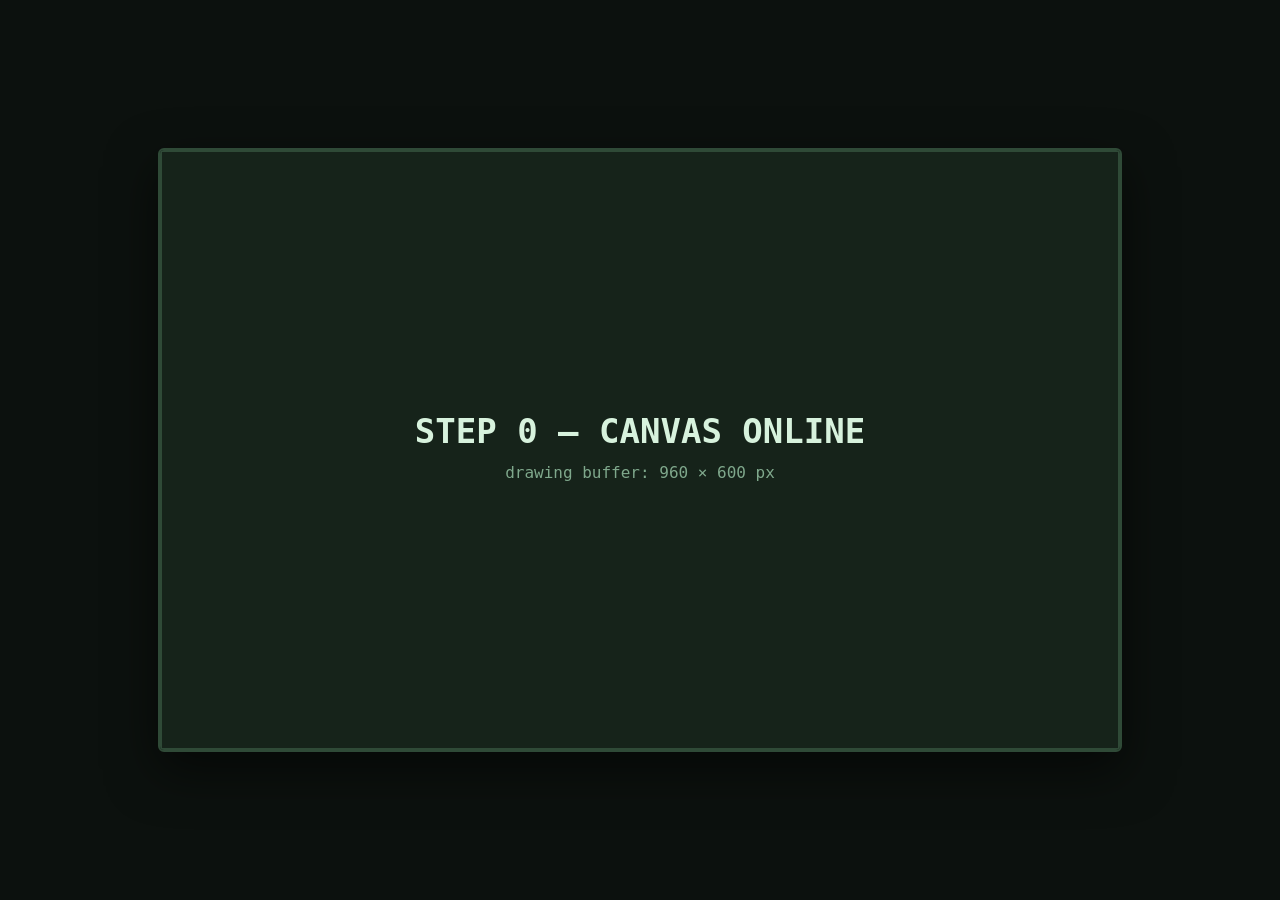
<file: index.html>
<!DOCTYPE html>
<html lang="en">
  <head>
    <meta charset="UTF-8" />
    <meta name="viewport" content="width=device-width, initial-scale=1.0" />
    <title>Tower Defence</title>
    <link rel="stylesheet" href="style.css" />
  </head>
  <body>
    <!-- Everything the player sees will eventually be painted inside this one
         element. The attributes below are the drawing buffer's real pixel size. -->
    <canvas id="game" width="960" height="600"></canvas>

    <script src="main.js" defer></script>
  </body>
</html>
</file>
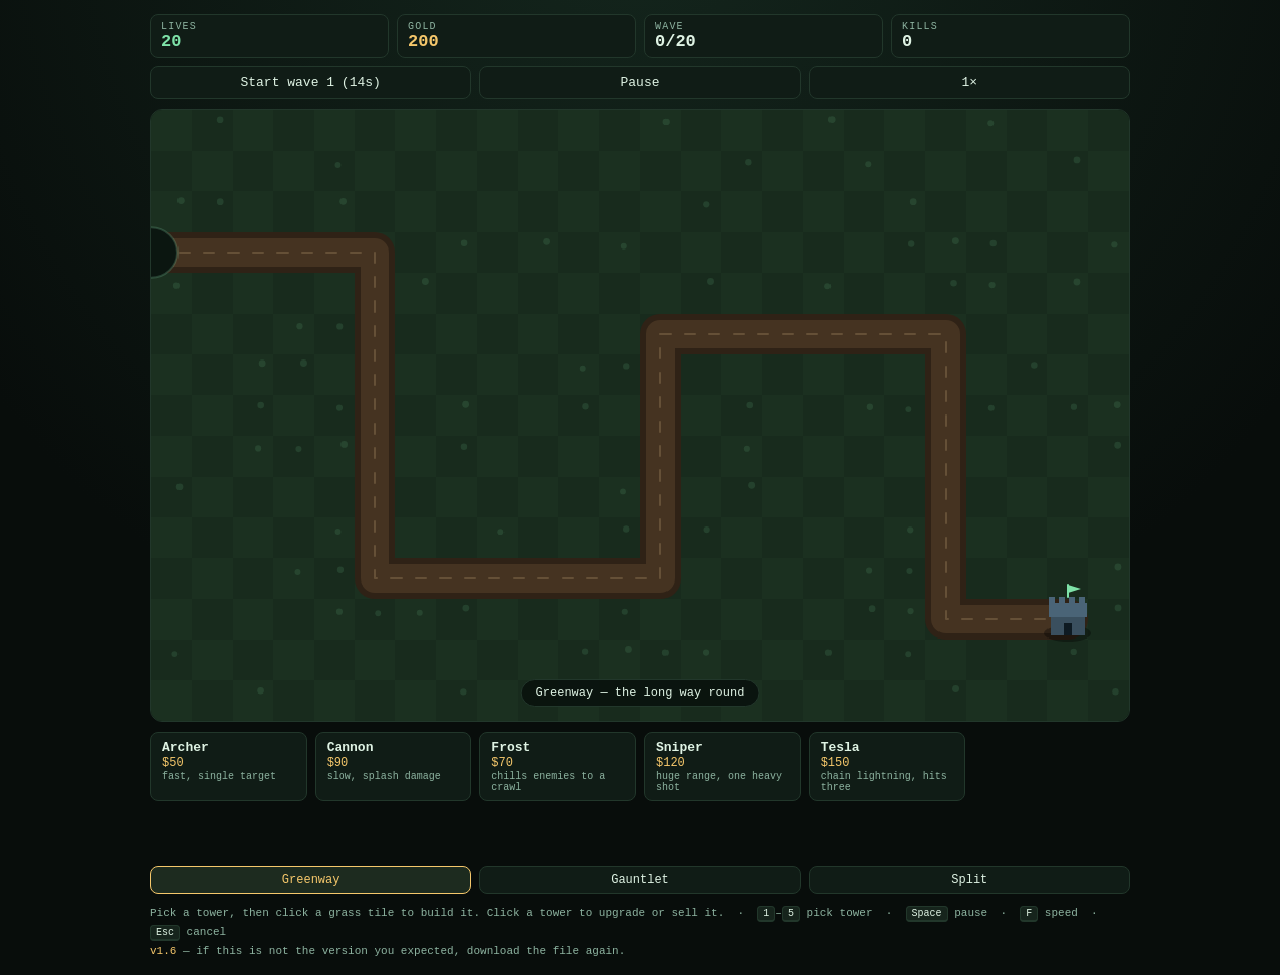
<file: tower-defense.html>
<!DOCTYPE html>
<html lang="en">
<head>
<meta charset="utf-8" />
<meta name="viewport" content="width=device-width, initial-scale=1, maximum-scale=1, user-scalable=no, viewport-fit=cover" />
<title>Tower Defense v1.6</title>
<style>
  :root {
    --bg: #080d0b;
    --panel: #101c16;
    --line: #22372b;
    --text: #dff3e4;
    --muted: #8db3a0;
    --gold: #f5c76b;
    --bad: #f06a6a;
  }
  * { box-sizing: border-box; }
  html { -webkit-text-size-adjust: 100%; background: #080d0b; }
  /* A normal scrolling document. No locked height, no fixed shell: that is
     what made taps shift the page around in other apps. There is also no
     min-height on purpose: a forced viewport height that the app's own
     toolbar does not count leaves dead space the browser can scroll into,
     which slides the top row of the game up under the header. */
  body {
    margin: 0;
    overflow-x: hidden;
    background: radial-gradient(circle at 50% -10%, #14261d 0%, #080d0b 65%);
    color: var(--text);
    font-family: ui-monospace, "SF Mono", Menlo, Consolas, monospace;
    display: flex;
    justify-content: center;
    padding: calc(14px + env(safe-area-inset-top, 0px)) 14px calc(14px + env(safe-area-inset-bottom, 0px));
    touch-action: manipulation;
    overscroll-behavior: none;
    -webkit-user-select: none;
    -webkit-touch-callout: none;
  }
  .wrap { width: 100%; max-width: 980px; display: flex; flex-direction: column; gap: 10px; }

  /* Grid bars with text-independent column widths: the HUD label changes
     every frame, and a flex row re-wrapped as the text grew, which changed
     the document height and made the page jump. */
  .bar { display: grid; gap: 8px; }
  .stats { display: grid; grid-template-columns: repeat(auto-fit, minmax(74px, 1fr)); gap: 8px; }
  .stat {
    background: var(--panel);
    border: 1px solid var(--line);
    border-radius: 8px;
    padding: 6px 10px;
    min-width: 0;
    overflow: hidden;
    white-space: nowrap;
  }
  .stat span { display: block; font-size: 10px; letter-spacing: .12em; color: var(--muted); text-transform: uppercase; }
  .stat b { font-size: 17px; font-weight: 600; }
  #stat-gold { color: var(--gold); }
  #stat-lives { color: #7ee2a8; }

  .controls { display: grid; grid-template-columns: repeat(auto-fit, minmax(132px, 1fr)); gap: 8px; }
  .controls button { white-space: nowrap; overflow: hidden; text-overflow: ellipsis; font-variant-numeric: tabular-nums; }

  button {
    font: inherit;
    font-size: 13px;
    color: var(--text);
    background: var(--panel);
    border: 1px solid var(--line);
    border-radius: 8px;
    padding: 8px 12px;
    cursor: pointer;
    transition: border-color .12s, background .12s, transform .06s;
  }
  button:hover:not(:disabled) { border-color: #35563f; background: #14251c; }
  button:active:not(:disabled) { transform: translateY(1px); }
  button:disabled { opacity: .45; cursor: default; }
  button:focus-visible { outline: 2px solid var(--gold); outline-offset: 2px; }

  .stage { position: relative; border-radius: 12px; overflow: hidden; border: 1px solid var(--line); background: #0a120e; }
  canvas { display: block; width: 100%; height: auto; image-rendering: pixelated; cursor: crosshair; }

  .card {
    display: flex;
    flex-direction: column;
    align-items: flex-start;
    gap: 1px;
    padding: 7px 11px;
    text-align: left;
    min-width: 118px;
  }
  .card b { font-size: 13px; font-weight: 600; }
  .card .cost { font-size: 12px; color: var(--gold); }
  .card small { font-size: 10px; color: var(--muted); }
  .card.active { border-color: var(--gold); background: #1d2b1f; box-shadow: 0 0 0 1px var(--gold) inset; }
  .card.poor .cost { color: var(--bad); }

  .cards { grid-template-columns: repeat(auto-fit, minmax(140px, 1fr)); }

  .maps { grid-template-columns: repeat(3, 1fr); }
  .maps button { font-size: 12px; padding: 6px 8px; }
  .maps button.active { border-color: var(--gold); color: var(--gold); background: #1d2b1f; }

  .selection {
    display: flex;
    gap: 8px;
    align-items: center;
    padding: 6px 8px;
    border: 1px dashed var(--line);
    border-radius: 8px;
    grid-column: 1 / -1;
  }
  .selection span { font-size: 12px; color: var(--muted); }

  .tips { font-size: 11px; color: var(--muted); line-height: 1.7; }
  .ver { color: var(--gold); white-space: nowrap; }
  .tips kbd {
    background: #16241c;
    border: 1px solid var(--line);
    border-bottom-width: 2px;
    border-radius: 4px;
    padding: 1px 5px;
    font-size: 10px;
    color: var(--text);
  }

  .overlay {
    position: absolute;
    inset: 0;
    background: rgba(6, 12, 9, .82);
    backdrop-filter: blur(3px);
    display: flex;
    align-items: center;
    justify-content: center;
    text-align: center;
  }
  .overlay .panel { padding: 26px 32px; max-width: 420px; }
  .overlay h2 { margin: 0 0 8px; font-size: 24px; letter-spacing: .04em; }
  .overlay p { margin: 0 0 18px; color: var(--muted); font-size: 13px; line-height: 1.6; }

  .toast {
    position: absolute;
    left: 50%;
    bottom: 14px;
    transform: translate(-50%, 10px);
    background: rgba(10, 20, 14, .95);
    border: 1px solid var(--line);
    border-radius: 999px;
    padding: 6px 14px;
    font-size: 12px;
    opacity: 0;
    pointer-events: none;
    transition: opacity .18s, transform .18s;
  }
  .toast.show { opacity: 1; transform: translate(-50%, 0); }

  .hidden { display: none !important; }

  /* The selection row keeps its space when nothing is selected, so tapping a
     tower cannot change the page height and move everything on screen. */
  .selection.hidden { display: flex !important; visibility: hidden; }
</style>
</head>
<body>
<div class="wrap">

  <div class="bar">
    <div class="stats">
      <div class="stat"><span>Lives</span><b id="stat-lives">20</b></div>
      <div class="stat"><span>Gold</span><b id="stat-gold">200</b></div>
      <div class="stat"><span>Wave</span><b id="stat-wave">0/15</b></div>
      <div class="stat"><span>Kills</span><b id="stat-kills">0</b></div>
    </div>
    <div class="controls">
      <button id="btn-wave">Start wave 1</button>
      <button id="btn-pause">Pause</button>
      <button id="btn-speed" title="Fast forward">1&times;</button>
    </div>
  </div>

  <div class="stage">
    <canvas id="game" width="960" height="600"></canvas>
    <div id="toast" class="toast"></div>
    <div id="overlay" class="overlay hidden">
      <div class="panel">
        <h2 id="ov-title">Game over</h2>
        <p id="ov-text"></p>
        <button id="btn-restart">Play again</button>
      </div>
    </div>
  </div>

  <div class="bar cards">
    <button class="card" data-type="arrow"><b>Archer</b><span class="cost">$50</span><small>fast, single target</small></button>
    <button class="card" data-type="cannon"><b>Cannon</b><span class="cost">$90</span><small>slow, splash damage</small></button>
    <button class="card" data-type="frost"><b>Frost</b><span class="cost">$70</span><small>chills enemies to a crawl</small></button>
    <button class="card" data-type="sniper"><b>Sniper</b><span class="cost">$120</span><small>huge range, one heavy shot</small></button>
    <button class="card" data-type="tesla"><b>Tesla</b><span class="cost">$150</span><small>chain lightning, hits three</small></button>
    <div id="selection" class="selection hidden">
      <span id="sel-name"></span>
      <button id="btn-upgrade">Upgrade</button>
      <button id="btn-sell">Sell</button>
    </div>
  </div>

  <div class="bar maps" id="maps">
    <button data-map="0">Greenway</button>
    <button data-map="1">Gauntlet</button>
    <button data-map="2">Split</button>
  </div>

  <div class="tips">
    Pick a tower, then click a grass tile to build it. Click a tower to upgrade or sell it.
    &nbsp;·&nbsp; <kbd>1</kbd>–<kbd>5</kbd> pick tower
    &nbsp;·&nbsp; <kbd>Space</kbd> pause
    &nbsp;·&nbsp; <kbd>F</kbd> speed
    &nbsp;·&nbsp; <kbd>Esc</kbd> cancel
    <br /><span class="ver" id="ver">v1.6</span> — if this is not the version you
    expected, download the file again.
  </div>

</div>

<script>
(function () {
  "use strict";

  /* ------------------------------------------------------------------ *
   * Board geometry
   * ------------------------------------------------------------------ */

  var VERSION = "1.6";

  var TILE = 40, COLS = 24, ROWS = 15;
  var W = COLS * TILE, H = ROWS * TILE;

  // Waypoints in tile coordinates. The first one sits off the left edge, the
  // last one is where the base stands. Longer roads are easier: there is more
  // time to shoot at whatever is walking them.
  var MAPS = [
    {
      name: "Greenway",
      note: "the long way round",
      path: [[-1, 3], [5, 3], [5, 11], [12, 11], [12, 5], [19, 5], [19, 12], [22, 12]]
    },
    {
      name: "Gauntlet",
      note: "switchbacks, plenty of corners",
      path: [[-1, 2], [4, 2], [4, 7], [9, 7], [9, 2], [14, 2], [14, 12], [19, 12], [19, 6], [22, 6]]
    },
    {
      name: "Split",
      note: "short road, less time to shoot",
      path: [[-1, 7], [7, 7], [7, 13], [14, 13], [14, 4], [20, 4], [20, 8], [22, 8]]
    }
  ];

  var mapIndex = 0;
  var waypoints = [];
  var segments = [];
  var pathLength = 0;
  var BLOCKED = new Set();
  var deco = [];

  function tileKey(col, row) { return col + "," + row; }

  // Rebuilds the road for the current map: waypoints, segments, the blocked
  // tiles, and the grass speckle.
  function buildMapGeometry() {
    var path = MAPS[mapIndex].path;

    waypoints = path.map(function (t) {
      return { x: t[0] * TILE + TILE / 2, y: t[1] * TILE + TILE / 2 };
    });

    segments = [];
    pathLength = 0;
    for (var i = 0; i < waypoints.length - 1; i++) {
      var a = waypoints[i], b = waypoints[i + 1];
      var len = Math.hypot(b.x - a.x, b.y - a.y);
      segments.push({ a: a, b: b, len: len, start: pathLength });
      pathLength += len;
    }

    // Every tile the road runs through is unbuildable.
    BLOCKED = new Set();
    for (var p = 0; p < path.length - 1; p++) {
      var c0 = path[p][0], r0 = path[p][1];
      var c1 = path[p + 1][0], r1 = path[p + 1][1];
      var dc = Math.sign(c1 - c0), dr = Math.sign(r1 - r0);
      var cc = c0, rr = r0;
      BLOCKED.add(tileKey(cc, rr));
      while (cc !== c1 || rr !== r1) {
        cc += dc; rr += dr;
        BLOCKED.add(tileKey(cc, rr));
      }
    }

    buildDeco();
  }

  function pointOnPath(distance) {
    var d = Math.max(0, Math.min(distance, pathLength));
    for (var i = 0; i < segments.length; i++) {
      var s = segments[i];
      if (d <= s.start + s.len) {
        var t = s.len === 0 ? 0 : (d - s.start) / s.len;
        return { x: s.a.x + (s.b.x - s.a.x) * t, y: s.a.y + (s.b.y - s.a.y) * t };
      }
    }
    return { x: waypoints[waypoints.length - 1].x, y: waypoints[waypoints.length - 1].y };
  }

  // buildMapGeometry() above fills BLOCKED for the map that is loaded.

  /* ------------------------------------------------------------------ *
   * Content definitions
   * ------------------------------------------------------------------ */

  var TOWER_TYPES = {
    arrow: {
      name: "Archer", cost: 50, damage: 9, range: 130, rate: 0.5,
      projSpeed: 560, color: "#7fc4ff", projectile: "#bfe4ff"
    },
    cannon: {
      name: "Cannon", cost: 90, damage: 26, range: 120, rate: 1.15,
      projSpeed: 330, splash: 46, color: "#ffb457", projectile: "#ffd39b"
    },
    frost: {
      name: "Frost", cost: 70, damage: 4, range: 112, rate: 0.65,
      projSpeed: 430, slow: 0.45, slowTime: 1.7, color: "#9ce6ff", projectile: "#d7f6ff"
    },
    sniper: {
      name: "Sniper", cost: 120, damage: 58, range: 300, rate: 1.5,
      projSpeed: 1000, color: "#d9e8b0", projectile: "#f1ffd0"
    },
    // Tesla does not launch a projectile: it zaps its target and arcs on to
    // the nearest neighbours, losing a little power with every jump.
    tesla: {
      name: "Tesla", cost: 150, damage: 24, range: 128, rate: 0.9,
      chain: 2, chainRange: 96, chainFalloff: 0.75,
      color: "#c9a6ff", projectile: "#e2ccff"
    }
  };

  var ENEMY_TYPES = {
    grunt:  { name: "Grunt",  hp: 42,  speed: 58,  gold: 6,  leak: 1,  radius: 9,  color: "#f06a6a" },
    runner: { name: "Runner", hp: 28,  speed: 105, gold: 7,  leak: 1,  radius: 7,  color: "#f5d76e" },
    tank:   { name: "Tank",   hp: 190, speed: 38,  gold: 15, leak: 2,  radius: 12, color: "#a78bfa" },
    boss:   { name: "Boss",   hp: 900, speed: 32,  gold: 65, leak: 6,  radius: 17, color: "#ff8a3d" }
  };

  var TOTAL_WAVES = 20;
  var MAX_LEVEL = 3;
  var START_GOLD = 200;
  // Each wave is given a total hit-point budget instead of a flat multiplier.
  // The budget climbs at a steady rate, so no single wave spikes into a wall.
  var WAVE_BASE_HP = 220;
  var WAVE_HP_GROWTH = 1.5;
  // Past this wave the budget keeps climbing, but at a gentler rate, so the
  // last five waves are a hard finish instead of an impossible wall.
  var WAVE_GROWTH_CAP = 15;
  var WAVE_LATE_GROWTH = 1.15;
  var START_LIVES = 20;
  var FIRST_WAVE_DELAY = 15;
  var BETWEEN_WAVE_DELAY = 10;

  /* ------------------------------------------------------------------ *
   * State
   * ------------------------------------------------------------------ */

  var state = {
    gold: START_GOLD,
    lives: START_LIVES,
    wave: 0,
    kills: 0,
    time: 0,
    running: true,
    speed: 1,
    status: "playing",          // playing | gameover | victory
    enemies: [],
    towers: [],
    projectiles: [],
    particles: [],
    zaps: [],
    buildType: null,
    selectedTower: null,
    hover: null,                // { col, row } under the mouse
    waveActive: false,
    waveQueue: [],
    waveElapsed: 0,
    waveSpawned: 0,
    waveHpMul: 1,
    waveSpeedMul: 1,
    nextWaveIn: FIRST_WAVE_DELAY,
    totalWaves: TOTAL_WAVES
  };

  /* ------------------------------------------------------------------ *
   * DOM
   * ------------------------------------------------------------------ */

  var canvas = document.getElementById("game");
  var ctx = canvas.getContext("2d");
  var livesEl = document.getElementById("stat-lives");
  var goldEl = document.getElementById("stat-gold");
  var waveEl = document.getElementById("stat-wave");
  var killsEl = document.getElementById("stat-kills");
  var waveBtn = document.getElementById("btn-wave");
  var pauseBtn = document.getElementById("btn-pause");
  var speedBtn = document.getElementById("btn-speed");
  var selectionEl = document.getElementById("selection");
  var selName = document.getElementById("sel-name");
  var upgradeBtn = document.getElementById("btn-upgrade");
  var sellBtn = document.getElementById("btn-sell");
  var overlay = document.getElementById("overlay");
  var ovTitle = document.getElementById("ov-title");
  var ovText = document.getElementById("ov-text");
  var restartBtn = document.getElementById("btn-restart");
  var toastEl = document.getElementById("toast");
  var cards = Array.prototype.slice.call(document.querySelectorAll(".card"));
  var mapBtns = Array.prototype.slice.call(document.querySelectorAll("#maps button"));

  /* ------------------------------------------------------------------ *
   * Helpers
   * ------------------------------------------------------------------ */

  function towerStats(tower) {
    var def = TOWER_TYPES[tower.type];
    var k = tower.level - 1;
    return {
      damage: def.damage * Math.pow(1.5, k),
      range: def.range * Math.pow(1.1, k),
      rate: def.rate * Math.pow(0.85, k),
      projSpeed: def.projSpeed,
      splash: def.splash ? def.splash * Math.pow(1.15, k) : 0,
      slow: def.slow || 0,
      slowTime: def.slowTime || 0,
      chain: def.chain || 0,
      chainRange: def.chainRange || 0,
      chainFalloff: def.chainFalloff || 1,
      upgradeCost: Math.round(def.cost * 0.9 * Math.pow(1.6, k)),
      sellValue: Math.round(tower.invested * 0.65)
    };
  }

  function towerAt(col, row) {
    for (var i = 0; i < state.towers.length; i++) {
      if (state.towers[i].col === col && state.towers[i].row === row) return state.towers[i];
    }
    return null;
  }

  function canBuild(col, row) {
    if (col < 0 || row < 0 || col >= COLS || row >= ROWS) return false;
    if (BLOCKED.has(tileKey(col, row))) return false;
    if (towerAt(col, row)) return false;
    return true;
  }

  var toastTimer = null;
  function toast(message) {
    toastEl.textContent = message;
    toastEl.classList.add("show");
    if (toastTimer) clearTimeout(toastTimer);
    toastTimer = setTimeout(function () { toastEl.classList.remove("show"); }, 1400);
  }

  function burst(x, y, color, count, power) {
    if (state.particles.length > 400) return;
    for (var i = 0; i < count; i++) {
      var angle = Math.random() * Math.PI * 2;
      var s = power * (0.35 + Math.random() * 0.9);
      state.particles.push({
        x: x, y: y,
        vx: Math.cos(angle) * s,
        vy: Math.sin(angle) * s,
        life: 0.35 + Math.random() * 0.35,
        max: 0.7,
        color: color,
        size: 1.5 + Math.random() * 2.5
      });
    }
  }

  /* ------------------------------------------------------------------ *
   * Waves
   * ------------------------------------------------------------------ */

  function waveTargetHp(n) {
    var early = Math.min(n, WAVE_GROWTH_CAP);
    var late = Math.max(0, n - WAVE_GROWTH_CAP);
    return WAVE_BASE_HP * Math.pow(WAVE_HP_GROWTH, early - 1) * Math.pow(WAVE_LATE_GROWTH, late);
  }

  function buildWave(n) {
    var list = [];
    var t = 0;
    function add(type, count, gap) {
      for (var i = 0; i < count; i++) {
        list.push({ type: type, time: t });
        t += gap;
      }
    }

    add("grunt", 5 + Math.floor(n * 1.1), 0.62);
    if (n >= 3) { t += 1.0; add("runner", 2 + Math.floor(n * 0.55), 0.4); }
    if (n >= 6) { t += 1.2; add("tank", 1 + Math.floor((n - 6) / 3), 1.2); }
    if (n % 5 === 0) { t += 1.5; add("boss", 1, 2.2); }

    // Scale the mix to the wave's hit-point budget. Counts stay readable,
    // the multiplier absorbs the budget so the curve stays smooth.
    var baseHp = 0;
    for (var i = 0; i < list.length; i++) baseHp += ENEMY_TYPES[list[i].type].hp;

    return {
      list: list,
      hpMul: waveTargetHp(n) / baseHp,
      speedMul: 1 + (n - 1) * 0.018
    };
  }

  function startWave() {
    if (state.waveActive || state.status !== "playing") return;
    if (state.wave >= state.totalWaves) return;
    state.wave += 1;
    var wave = buildWave(state.wave);
    state.waveQueue = wave.list;
    state.waveHpMul = wave.hpMul;
    state.waveSpeedMul = wave.speedMul;
    state.waveElapsed = 0;
    state.waveSpawned = 0;
    state.waveActive = true;
    updateHud();
  }

  function spawnEnemy(type) {
    var def = ENEMY_TYPES[type];
    var hp = Math.round(def.hp * state.waveHpMul);
    state.enemies.push({
      type: type,
      hp: hp,
      maxHp: hp,
      speed: def.speed * state.waveSpeedMul,
      gold: Math.round(def.gold * (1 + (state.wave - 1) * 0.07)),
      leak: def.leak,
      radius: def.radius,
      dist: 0,
      x: waypoints[0].x,
      y: waypoints[0].y,
      alive: true,
      reached: false,
      slowUntil: 0,
      slowFactor: 1,
      flash: 0
    });
  }

  function updateWaves(dt) {
    if (state.waveActive) {
      state.waveElapsed += dt;
      while (state.waveSpawned < state.waveQueue.length &&
             state.waveQueue[state.waveSpawned].time <= state.waveElapsed) {
        spawnEnemy(state.waveQueue[state.waveSpawned].type);
        state.waveSpawned += 1;
      }
      var allSpawned = state.waveSpawned >= state.waveQueue.length;
      if (allSpawned && state.enemies.length === 0) {
        state.waveActive = false;
        state.gold += 20 + state.wave * 5;
        if (state.wave >= state.totalWaves) {
          win();
        } else {
          state.nextWaveIn = BETWEEN_WAVE_DELAY;
        }
      }
    } else if (state.wave < state.totalWaves && state.status === "playing") {
      state.nextWaveIn -= dt;
      if (state.nextWaveIn <= 0) startWave();
    }
  }

  /* ------------------------------------------------------------------ *
   * Enemies
   * ------------------------------------------------------------------ */

  function updateEnemy(enemy, dt) {
    if (!enemy.alive) return;
    var slowed = state.time < enemy.slowUntil;
    var speed = enemy.speed * (slowed ? enemy.slowFactor : 1);
    enemy.dist += speed * dt;
    enemy.flash = Math.max(0, enemy.flash - dt);

    if (enemy.dist >= pathLength) {
      enemy.dist = pathLength;
      enemy.alive = false;
      enemy.reached = true;
      state.lives -= enemy.leak;
      burst(enemy.x, enemy.y, "#f06a6a", 8, 110);
      if (state.lives <= 0) lose();
      return;
    }

    var pos = pointOnPath(enemy.dist);
    enemy.x = pos.x;
    enemy.y = pos.y;
  }

  function damageEnemy(enemy, amount) {
    if (!enemy.alive) return;
    enemy.hp -= amount;
    enemy.flash = 0.1;
    if (enemy.hp <= 0) {
      enemy.alive = false;
      state.gold += enemy.gold;
      state.kills += 1;
      burst(enemy.x, enemy.y, ENEMY_TYPES[enemy.type].color, 9, 120);
    }
  }

  /* ------------------------------------------------------------------ *
   * Towers
   * ------------------------------------------------------------------ */

  function findTarget(tower, stats) {
    var best = null;
    for (var i = 0; i < state.enemies.length; i++) {
      var e = state.enemies[i];
      if (!e.alive) continue;
      var dx = e.x - tower.x, dy = e.y - tower.y;
      if (dx * dx + dy * dy > stats.range * stats.range) continue;
      if (!best || e.dist > best.dist) best = e;
    }
    return best;
  }

  function updateTower(tower, dt) {
    tower.recoil = Math.max(0, tower.recoil - dt * 4);
    tower.cooldown -= dt;
    if (tower.cooldown > 0) return;

    var stats = towerStats(tower);
    var target = findTarget(tower, stats);
    if (!target) return;

    tower.angle = Math.atan2(target.y - tower.y, target.x - tower.x);
    tower.cooldown = stats.rate;
    tower.recoil = 1;

    if (tower.type === "tesla") {
      fireTesla(tower, stats, target);
      return;
    }

    state.projectiles.push({
      x: tower.x,
      y: tower.y,
      tx: target.x,
      ty: target.y,
      target: target,
      speed: stats.projSpeed,
      damage: stats.damage,
      splash: stats.splash,
      slow: stats.slow,
      slowTime: stats.slowTime,
      color: TOWER_TYPES[tower.type].projectile,
      radius: tower.type === "cannon" ? 5 : 3
    });
  }

  // Zap the first target, then the closest enemies to each one in turn.
  function fireTesla(tower, stats, first) {
    var hit = [first];
    var current = first;
    var points = [{ x: tower.x, y: tower.y }, { x: first.x, y: first.y }];
    var damage = stats.damage;

    for (var jump = 0; jump < stats.chain; jump++) {
      var next = null;
      var best = stats.chainRange * stats.chainRange;
      for (var i = 0; i < state.enemies.length; i++) {
        var e = state.enemies[i];
        if (!e.alive || hit.indexOf(e) !== -1) continue;
        var dx = e.x - current.x, dy = e.y - current.y;
        var d2 = dx * dx + dy * dy;
        if (d2 < best) { best = d2; next = e; }
      }
      if (!next) break;
      hit.push(next);
      points.push({ x: next.x, y: next.y });
      current = next;
    }

    for (var h = 0; h < hit.length; h++) {
      damageEnemy(hit[h], damage);
      damage *= stats.chainFalloff;
    }

    state.zaps.push({ points: points, life: 0.16, max: 0.16 });
    burst(first.x, first.y, "#e2ccff", 4, 70);
  }

  function updateZaps(dt) {
    for (var i = 0; i < state.zaps.length; i++) state.zaps[i].life -= dt;
    state.zaps = state.zaps.filter(function (z) { return z.life > 0; });
  }

  function resolveHit(p) {
    if (p.splash > 0) {
      for (var i = 0; i < state.enemies.length; i++) {
        var e = state.enemies[i];
        if (!e.alive) continue;
        var d = Math.hypot(e.x - p.tx, e.y - p.ty);
        if (d <= p.splash) {
          damageEnemy(e, p.damage * (1 - 0.45 * (d / p.splash)));
        }
      }
      burst(p.tx, p.ty, "#ffb457", 9, 110);
    } else {
      if (p.target && p.target.alive) damageEnemy(p.target, p.damage);
      burst(p.tx, p.ty, p.color, 3, 70);
    }

    if (p.slow > 0) {
      for (var j = 0; j < state.enemies.length; j++) {
        var f = state.enemies[j];
        if (!f.alive) continue;
        if (Math.hypot(f.x - p.tx, f.y - p.ty) <= 26) {
          f.slowUntil = state.time + p.slowTime;
          f.slowFactor = p.slow;
        }
      }
      burst(p.tx, p.ty, "#9ce6ff", 5, 60);
    }
  }

  function updateProjectiles(dt) {
    for (var i = 0; i < state.projectiles.length; i++) {
      var p = state.projectiles[i];
      if (p.target && p.target.alive) {
        p.tx = p.target.x;
        p.ty = p.target.y;
      }
      var dx = p.tx - p.x, dy = p.ty - p.y;
      var d = Math.hypot(dx, dy);
      var step = p.speed * dt;
      if (d <= step + 4) {
        p.dead = true;
        resolveHit(p);
      } else {
        p.x += (dx / d) * step;
        p.y += (dy / d) * step;
      }
    }
    state.projectiles = state.projectiles.filter(function (p) { return !p.dead; });
  }

  function updateParticles(dt) {
    for (var i = 0; i < state.particles.length; i++) {
      var p = state.particles[i];
      p.x += p.vx * dt;
      p.y += p.vy * dt;
      p.vx *= 0.94;
      p.vy *= 0.94;
      p.life -= dt;
    }
    state.particles = state.particles.filter(function (p) { return p.life > 0; });
  }

  /* ------------------------------------------------------------------ *
   * Simulation step
   * ------------------------------------------------------------------ */

  function update(dt) {
    state.time += dt;
    updateWaves(dt);
    for (var i = 0; i < state.enemies.length; i++) updateEnemy(state.enemies[i], dt);
    for (var j = 0; j < state.towers.length; j++) updateTower(state.towers[j], dt);
    updateProjectiles(dt);
    updateParticles(dt);
    updateZaps(dt);
    state.enemies = state.enemies.filter(function (e) { return e.alive && !e.reached; });
  }

  /* ------------------------------------------------------------------ *
   * Rendering
   * ------------------------------------------------------------------ */

  function buildDeco() {
    deco = [];
    for (var r = 0; r < ROWS; r++) {
      for (var c = 0; c < COLS; c++) {
        if (BLOCKED.has(tileKey(c, r))) continue;
        var n = Math.abs(Math.sin((c + mapIndex * 9) * 12.9898 + r * 78.233) * 43758.5453) % 1;
        if (n > 0.7) {
          deco.push({
            x: c * TILE + 6 + n * 24,
            y: r * TILE + 8 + (1 - n) * 22,
            s: 1.5 + n * 2
          });
        }
      }
    }
  }

  function tracePath() {
    ctx.beginPath();
    ctx.moveTo(waypoints[0].x, waypoints[0].y);
    for (var i = 1; i < waypoints.length; i++) {
      ctx.lineTo(waypoints[i].x, waypoints[i].y);
    }
  }

  function drawGround() {
    for (var r = 0; r < ROWS; r++) {
      for (var c = 0; c < COLS; c++) {
        ctx.fillStyle = (c + r) % 2 === 0 ? "#1b3020" : "#182b1d";
        ctx.fillRect(c * TILE, r * TILE, TILE, TILE);
      }
    }
    ctx.fillStyle = "rgba(126,214,155,0.13)";
    for (var i = 0; i < deco.length; i++) {
      var d = deco[i];
      ctx.beginPath();
      ctx.arc(d.x, d.y, d.s, 0, Math.PI * 2);
      ctx.fill();
    }
  }

  function drawPath() {
    ctx.lineCap = "round";
    ctx.lineJoin = "round";

    tracePath();
    ctx.strokeStyle = "#2f2216";
    ctx.lineWidth = TILE;
    ctx.stroke();

    ctx.strokeStyle = "#453321";
    ctx.lineWidth = TILE - 12;
    ctx.stroke();

    ctx.setLineDash([10, 14]);
    ctx.strokeStyle = "rgba(214,182,132,0.22)";
    ctx.lineWidth = 2;
    ctx.stroke();
    ctx.setLineDash([]);
  }

  function drawSpawn() {
    var s = waypoints[0];
    ctx.fillStyle = "#0b1610";
    ctx.beginPath();
    ctx.ellipse(0, s.y, 26, TILE * 0.62, 0, 0, Math.PI * 2);
    ctx.fill();
    ctx.strokeStyle = "rgba(120,190,150,0.25)";
    ctx.lineWidth = 2;
    ctx.stroke();
  }

  function drawBase() {
    var b = waypoints[waypoints.length - 1];
    var low = state.lives <= 5;

    ctx.save();
    ctx.translate(b.x, b.y);

    ctx.fillStyle = "rgba(0,0,0,0.35)";
    ctx.beginPath();
    ctx.ellipse(0, 14, 23, 8, 0, 0, Math.PI * 2);
    ctx.fill();

    // keep
    ctx.fillStyle = "#3a4f5e";
    ctx.fillRect(-17, -4, 34, 20);
    ctx.fillStyle = "#4a6477";
    ctx.fillRect(-19, -16, 38, 14);
    // battlements
    ctx.fillStyle = "#4a6477";
    for (var i = -19; i < 19; i += 10) ctx.fillRect(i, -22, 6, 8);
    // door
    ctx.fillStyle = "#0e1a22";
    ctx.fillRect(-4, 4, 8, 12);
    // flag
    ctx.strokeStyle = low ? "#f06a6a" : "#7ee2a8";
    ctx.lineWidth = 2;
    ctx.beginPath();
    ctx.moveTo(0, -22);
    ctx.lineTo(0, -34);
    ctx.stroke();
    ctx.fillStyle = low ? "#f06a6a" : "#7ee2a8";
    ctx.beginPath();
    ctx.moveTo(0, -34);
    ctx.lineTo(13, -30);
    ctx.lineTo(0, -26);
    ctx.closePath();
    ctx.fill();

    ctx.restore();
  }

  function drawTower(tower) {
    var def = TOWER_TYPES[tower.type];
    var selected = state.selectedTower === tower;

    // range ring, only for the selected tower
    if (selected) {
      var stats = towerStats(tower);
      ctx.fillStyle = "rgba(245,199,107,0.07)";
      ctx.beginPath();
      ctx.arc(tower.x, tower.y, stats.range, 0, Math.PI * 2);
      ctx.fill();
      ctx.strokeStyle = "rgba(245,199,107,0.35)";
      ctx.lineWidth = 1.5;
      ctx.stroke();
    }

    // stone pad
    ctx.fillStyle = "#22392b";
    ctx.beginPath();
    ctx.arc(tower.x, tower.y, 16, 0, Math.PI * 2);
    ctx.fill();
    ctx.strokeStyle = "rgba(0,0,0,0.4)";
    ctx.lineWidth = 2;
    ctx.stroke();

    ctx.save();
    ctx.translate(tower.x, tower.y);
    ctx.rotate(tower.angle);

    var kick = tower.recoil * 4;

    if (tower.type === "arrow") {
      ctx.fillStyle = def.color;
      ctx.fillRect(2 - kick, -3, 15, 6);
      ctx.beginPath();
      ctx.arc(0, 0, 9, 0, Math.PI * 2);
      ctx.fill();
      ctx.fillStyle = "#0d1a14";
      ctx.beginPath();
      ctx.arc(0, 0, 3.5, 0, Math.PI * 2);
      ctx.fill();
    } else if (tower.type === "cannon") {
      ctx.fillStyle = def.color;
      ctx.fillRect(0 - kick, -5, 17, 10);
      ctx.beginPath();
      ctx.arc(0, 0, 10, 0, Math.PI * 2);
      ctx.fill();
      ctx.fillStyle = "#8a5a25";
      ctx.beginPath();
      ctx.arc(0, 0, 4.5, 0, Math.PI * 2);
      ctx.fill();
    } else if (tower.type === "frost") {
      ctx.fillStyle = def.color;
      ctx.beginPath();
      ctx.moveTo(15 - kick, 0);
      ctx.lineTo(0, -9);
      ctx.lineTo(-9, 0);
      ctx.lineTo(0, 9);
      ctx.closePath();
      ctx.fill();
      ctx.strokeStyle = "rgba(24,60,80,0.8)";
      ctx.lineWidth = 1.5;
      ctx.beginPath();
      ctx.moveTo(-4, -5);
      ctx.lineTo(4, 5);
      ctx.moveTo(4, -5);
      ctx.lineTo(-4, 5);
      ctx.stroke();
    } else if (tower.type === "sniper") {
      ctx.fillStyle = def.color;
      ctx.fillRect(4 - kick, -1.5, 24, 3);
      ctx.fillStyle = "#5d6b3d";
      ctx.fillRect(11 - kick, -4, 5, 8);
      ctx.fillStyle = def.color;
      ctx.beginPath();
      ctx.arc(0, 0, 9, 0, Math.PI * 2);
      ctx.fill();
      ctx.fillStyle = "#2c3a22";
      ctx.beginPath();
      ctx.arc(0, 0, 4, 0, Math.PI * 2);
      ctx.fill();
      ctx.fillStyle = "#f5c76b";
      ctx.fillRect(-1.5, -13, 3, 5);
    } else {
      ctx.fillStyle = def.color;
      ctx.beginPath();
      ctx.arc(0, 0, 9, 0, Math.PI * 2);
      ctx.fill();
      ctx.strokeStyle = "#f2e9ff";
      ctx.lineWidth = 1.5;
      for (var ring = 1; ring <= 3; ring++) {
        ctx.beginPath();
        ctx.arc(0, 0, 2 + ring * 2.2, 0, Math.PI * 2);
        ctx.stroke();
      }
      ctx.fillStyle = "#5a3f8a";
      ctx.beginPath();
      ctx.arc(0, 0, 2.5, 0, Math.PI * 2);
      ctx.fill();
    }
    ctx.restore();

    // level pips
    for (var i = 0; i < tower.level; i++) {
      ctx.fillStyle = "#f5c76b";
      ctx.fillRect(tower.x - 6 + i * 6, tower.y + 12, 4, 3);
    }
  }

  function drawTowers() {
    for (var i = 0; i < state.towers.length; i++) drawTower(state.towers[i]);
  }

  function drawEnemies() {
    for (var i = 0; i < state.enemies.length; i++) {
      var e = state.enemies[i];
      if (!e.alive) continue;
      var def = ENEMY_TYPES[e.type];

      ctx.beginPath();
      ctx.arc(e.x, e.y, e.radius, 0, Math.PI * 2);
      ctx.fillStyle = e.flash > 0 ? "#ffffff" : def.color;
      ctx.fill();
      ctx.lineWidth = 2;
      ctx.strokeStyle = "rgba(0,0,0,0.45)";
      ctx.stroke();

      if (state.time < e.slowUntil) {
        ctx.fillStyle = "rgba(156,230,255,0.42)";
        ctx.beginPath();
        ctx.arc(e.x, e.y, e.radius, 0, Math.PI * 2);
        ctx.fill();
      }

      var w = Math.max(18, e.radius * 2.2);
      var ratio = Math.max(0, e.hp / e.maxHp);
      var x0 = e.x - w / 2;
      var y0 = e.y - e.radius - 9;
      ctx.fillStyle = "rgba(0,0,0,0.55)";
      ctx.fillRect(x0, y0, w, 3.5);
      ctx.fillStyle = ratio > 0.55 ? "#6ee7a0" : ratio > 0.28 ? "#f5d76e" : "#f06a6a";
      ctx.fillRect(x0, y0, w * ratio, 3.5);
    }
  }

  function drawProjectiles() {
    for (var i = 0; i < state.projectiles.length; i++) {
      var p = state.projectiles[i];
      ctx.beginPath();
      ctx.arc(p.x, p.y, p.radius, 0, Math.PI * 2);
      ctx.fillStyle = p.color;
      ctx.fill();
      if (p.splash > 0) {
        ctx.strokeStyle = "rgba(255,180,87,0.5)";
        ctx.lineWidth = 1;
        ctx.stroke();
      }
    }
  }

  function drawZaps() {
    for (var i = 0; i < state.zaps.length; i++) {
      var z = state.zaps[i];
      ctx.globalAlpha = Math.max(0, z.life / z.max);
      ctx.strokeStyle = "#e2ccff";
      ctx.lineWidth = 2;
      ctx.beginPath();
      for (var p = 0; p < z.points.length - 1; p++) {
        var a = z.points[p], b = z.points[p + 1];
        ctx.moveTo(a.x, a.y);
        ctx.lineTo((a.x + b.x) / 2 + (Math.random() - 0.5) * 16,
                   (a.y + b.y) / 2 + (Math.random() - 0.5) * 16);
        ctx.lineTo(b.x, b.y);
      }
      ctx.stroke();
    }
    ctx.globalAlpha = 1;
  }

  function drawParticles() {
    for (var i = 0; i < state.particles.length; i++) {
      var p = state.particles[i];
      ctx.globalAlpha = Math.max(0, p.life / p.max);
      ctx.fillStyle = p.color;
      ctx.fillRect(p.x - p.size / 2, p.y - p.size / 2, p.size, p.size);
    }
    ctx.globalAlpha = 1;
  }

  function drawPlacement() {
    if (!state.buildType || !state.hover) return;
    var col = state.hover.col, row = state.hover.row;
    var def = TOWER_TYPES[state.buildType];
    var ok = canBuild(col, row) && state.gold >= def.cost;
    var cx = col * TILE + TILE / 2;
    var cy = row * TILE + TILE / 2;

    ctx.fillStyle = ok ? "rgba(126,226,168,0.14)" : "rgba(240,106,106,0.16)";
    ctx.fillRect(col * TILE, row * TILE, TILE, TILE);
    ctx.strokeStyle = ok ? "rgba(126,226,168,0.65)" : "rgba(240,106,106,0.7)";
    ctx.lineWidth = 2;
    ctx.strokeRect(col * TILE + 1, row * TILE + 1, TILE - 2, TILE - 2);

    if (ok) {
      ctx.fillStyle = "rgba(180,235,255,0.06)";
      ctx.beginPath();
      ctx.arc(cx, cy, def.range, 0, Math.PI * 2);
      ctx.fill();
      ctx.strokeStyle = "rgba(180,235,255,0.3)";
      ctx.lineWidth = 1.5;
      ctx.stroke();
    }
  }

  function render() {
    ctx.clearRect(0, 0, W, H);
    drawGround();
    drawPath();
    drawSpawn();
    drawBase();
    drawTowers();
    drawEnemies();
    drawProjectiles();
    drawZaps();
    drawParticles();
    drawPlacement();
  }

  /* ------------------------------------------------------------------ *
   * HUD
   * ------------------------------------------------------------------ */

  function updateHud() {
    livesEl.textContent = Math.max(0, state.lives);
    goldEl.textContent = state.gold;
    waveEl.textContent = state.wave + "/" + state.totalWaves;
    killsEl.textContent = state.kills;

    for (var i = 0; i < cards.length; i++) {
      var type = cards[i].dataset.type;
      cards[i].classList.toggle("active", state.buildType === type);
      cards[i].classList.toggle("poor", state.gold < TOWER_TYPES[type].cost);
    }

    if (state.waveActive) {
      waveBtn.textContent = "Wave " + state.wave + " · " + state.enemies.length + " left";
      waveBtn.disabled = true;
    } else if (state.wave >= state.totalWaves) {
      waveBtn.textContent = "All waves cleared";
      waveBtn.disabled = true;
    } else {
      waveBtn.textContent = "Start wave " + (state.wave + 1) + " (" + Math.max(0, Math.ceil(state.nextWaveIn)) + "s)";
      waveBtn.disabled = state.status !== "playing";
    }

    var t = state.selectedTower;
    if (t) {
      var stats = towerStats(t);
      selectionEl.classList.remove("hidden");
      selName.textContent = TOWER_TYPES[t.type].name + " · lvl " + t.level;
      if (t.level >= MAX_LEVEL) {
        upgradeBtn.textContent = "Maxed";
        upgradeBtn.disabled = true;
      } else {
        upgradeBtn.textContent = "Upgrade $" + stats.upgradeCost;
        upgradeBtn.disabled = state.gold < stats.upgradeCost;
      }
      sellBtn.textContent = "Sell $" + stats.sellValue;
    } else {
      selectionEl.classList.add("hidden");
    }
  }

  /* ------------------------------------------------------------------ *
   * Actions
   * ------------------------------------------------------------------ */

  function tryBuild(col, row) {
    if (!state.buildType) return;
    var def = TOWER_TYPES[state.buildType];
    if (!canBuild(col, row)) { toast("You can't build there"); return; }
    if (state.gold < def.cost) { toast("Not enough gold"); return; }

    state.gold -= def.cost;
    state.towers.push({
      type: state.buildType,
      col: col,
      row: row,
      x: col * TILE + TILE / 2,
      y: row * TILE + TILE / 2,
      level: 1,
      cooldown: 0,
      angle: -Math.PI / 2,
      recoil: 0,
      invested: def.cost
    });
    updateHud();
  }

  function upgradeSelected() {
    var t = state.selectedTower;
    if (!t) return;
    if (t.level >= MAX_LEVEL) { toast("Already maxed out"); return; }
    var cost = towerStats(t).upgradeCost;
    if (state.gold < cost) { toast("Not enough gold"); return; }
    state.gold -= cost;
    t.invested += cost;
    t.level += 1;
    toast(TOWER_TYPES[t.type].name + " upgraded to level " + t.level);
    updateHud();
  }

  function sellSelected() {
    var t = state.selectedTower;
    if (!t) return;
    state.gold += towerStats(t).sellValue;
    state.towers = state.towers.filter(function (x) { return x !== t; });
    state.selectedTower = null;
    updateHud();
  }

  function lose() {
    state.lives = 0;
    state.status = "gameover";
    state.waveActive = false;
    ovTitle.textContent = "The base fell";
    ovText.textContent = "You held out to wave " + Math.max(1, state.wave) +
      " with " + state.kills + " kills. Build more towers and upgrade the ones covering the longest stretch of road.";
    overlay.classList.remove("hidden");
    updateHud();
  }

  function win() {
    state.status = "victory";
    ovTitle.textContent = "Victory";
    ovText.textContent = "All " + state.totalWaves + " waves cleared with " +
      state.lives + " lives left and " + state.kills + " kills.";
    overlay.classList.remove("hidden");
    updateHud();
  }

  function resetGame() {
    state.gold = START_GOLD;
    state.lives = START_LIVES;
    state.wave = 0;
    state.kills = 0;
    state.time = 0;
    state.status = "playing";
    state.enemies = [];
    state.towers = [];
    state.projectiles = [];
    state.particles = [];
    state.zaps = [];
    state.buildType = null;
    state.selectedTower = null;
    state.waveActive = false;
    state.waveQueue = [];
    state.waveElapsed = 0;
    state.waveSpawned = 0;
    state.nextWaveIn = FIRST_WAVE_DELAY;
    state.running = true;
    pauseBtn.textContent = "Pause";
    overlay.classList.add("hidden");
    updateHud();
  }

  /* ------------------------------------------------------------------ *
   * Input
   * ------------------------------------------------------------------ */

  function canvasPos(evt) {
    var rect = canvas.getBoundingClientRect();
    return {
      x: (evt.clientX - rect.left) * (W / rect.width),
      y: (evt.clientY - rect.top) * (H / rect.height)
    };
  }

  canvas.addEventListener("pointermove", function (evt) {
    var p = canvasPos(evt);
    var col = Math.floor(p.x / TILE), row = Math.floor(p.y / TILE);
    if (col < 0 || row < 0 || col >= COLS || row >= ROWS) state.hover = null;
    else state.hover = { col: col, row: row };
  });

  canvas.addEventListener("pointerleave", function () { state.hover = null; });

  canvas.addEventListener("contextmenu", function (evt) {
    evt.preventDefault();
    state.buildType = null;
    state.selectedTower = null;
    updateHud();
  });

  canvas.addEventListener("click", function (evt) {
    if (state.status !== "playing") return;
    var p = canvasPos(evt);
    var col = Math.floor(p.x / TILE), row = Math.floor(p.y / TILE);
    var existing = towerAt(col, row);

    if (state.buildType) {
      if (existing) {
        state.buildType = null;
        state.selectedTower = existing;
        updateHud();
      } else {
        tryBuild(col, row);
      }
      return;
    }

    state.selectedTower = existing;
    updateHud();
  });

  for (var ci = 0; ci < cards.length; ci++) {
    cards[ci].addEventListener("click", function () {
      var type = this.dataset.type;
      state.buildType = (state.buildType === type) ? null : type;
      state.selectedTower = null;
      updateHud();
    });
  }

  waveBtn.addEventListener("click", startWave);

  pauseBtn.addEventListener("click", function () {
    if (state.status !== "playing") return;
    state.running = !state.running;
    pauseBtn.textContent = state.running ? "Pause" : "Resume";
  });

  speedBtn.addEventListener("click", function () {
    state.speed = state.speed >= 3 ? 1 : state.speed + 1;
    speedBtn.textContent = state.speed + "\u00d7";
  });

  function updateMapButtons() {
    for (var i = 0; i < mapBtns.length; i++) {
      mapBtns[i].classList.toggle("active", Number(mapBtns[i].dataset.map) === mapIndex);
    }
  }

  function loadMap(index) {
    mapIndex = Math.max(0, Math.min(MAPS.length - 1, index));
    buildMapGeometry();
    resetGame();
    updateMapButtons();
    toast(MAPS[mapIndex].name + " — " + MAPS[mapIndex].note);
  }

  for (var mi = 0; mi < mapBtns.length; mi++) {
    mapBtns[mi].addEventListener("click", function () {
      loadMap(Number(this.dataset.map));
    });
  }

  upgradeBtn.addEventListener("click", upgradeSelected);
  sellBtn.addEventListener("click", sellSelected);
  restartBtn.addEventListener("click", resetGame);

  /* This browser slides its toolbars on every touch, which moves the page up
     and down. Handling the tap ourselves and cancelling the browser's own
     handling stops that. Any real click the browser still sends afterwards is
     swallowed, so a tap never fires an action twice. */
  var TAP_TARGETS = "button, canvas, [data-tap]";
  var tapStart = null;
  var tapHandledAt = 0;

  document.addEventListener("touchstart", function (evt) {
    tapStart = evt.touches.length === 1
      ? { x: evt.touches[0].clientX, y: evt.touches[0].clientY }
      : null;
  }, { passive: true });

  document.addEventListener("touchend", function (evt) {
    var start = tapStart;
    tapStart = null;
    if (!start || !evt.changedTouches || !evt.changedTouches[0]) return;
    if (evt.target && evt.target.closest && evt.target.closest("input, textarea")) return;
    var t = evt.changedTouches[0];
    if (Math.hypot(t.clientX - start.x, t.clientY - start.y) > 10) return;
    if (evt.cancelable) evt.preventDefault();

    var el = document.elementFromPoint(t.clientX, t.clientY);
    var target = el && el.closest ? el.closest(TAP_TARGETS) : null;
    if (!target || target.disabled) return;

    tapHandledAt = Date.now();
    var click = new MouseEvent("click", {
      bubbles: true,
      cancelable: true,
      clientX: t.clientX,
      clientY: t.clientY
    });
    click.tdSynthetic = true;
    target.dispatchEvent(click);
  }, { passive: false });

  // Drop the browser's own click after a tap we already handled.
  document.addEventListener("click", function (evt) {
    if (evt.tdSynthetic) return;
    if (Date.now() - tapHandledAt < 400) {
      evt.stopPropagation();
      evt.preventDefault();
    }
  }, true);

  document.addEventListener("contextmenu", function (evt) {
    if (!(evt.target.closest && evt.target.closest("input, textarea"))) evt.preventDefault();
  });
  document.addEventListener("gesturestart", function (evt) { evt.preventDefault(); }, { passive: false });
  document.addEventListener("dblclick", function (evt) { evt.preventDefault(); }, { passive: false });
  document.addEventListener("touchmove", function (evt) {
    if (evt.touches && evt.touches.length > 1 && evt.cancelable) evt.preventDefault();
  }, { passive: false });

  document.addEventListener("keydown", function (evt) {
    if (evt.key === " " || evt.code === "Space") {
      evt.preventDefault();
      pauseBtn.click();
      return;
    }
    var k = evt.key.toLowerCase();
    if (k === "1") { state.buildType = "arrow"; state.selectedTower = null; updateHud(); }
    else if (k === "2") { state.buildType = "cannon"; state.selectedTower = null; updateHud(); }
    else if (k === "3") { state.buildType = "frost"; state.selectedTower = null; updateHud(); }
    else if (k === "4") { state.buildType = "sniper"; state.selectedTower = null; updateHud(); }
    else if (k === "5") { state.buildType = "tesla"; state.selectedTower = null; updateHud(); }
    else if (k === "f") speedBtn.click();
    else if (k === "escape") { state.buildType = null; state.selectedTower = null; updateHud(); }
    else if (k === "u") upgradeSelected();
    else if (k === "x") sellSelected();
  });

  /* ------------------------------------------------------------------ *
   * Main loop
   * ------------------------------------------------------------------ */

  var lastFrame = performance.now();

  function frame(now) {
    var dt = (now - lastFrame) / 1000;
    lastFrame = now;
    if (dt > 0.05) dt = 0.05;

    if (state.running && state.status === "playing") {
      for (var step = 0; step < state.speed; step++) update(dt);
    }

    render();
    updateHud();
    requestAnimationFrame(frame);
  }

  // Small debug handle, handy for testing in a console.
  window.TD = {
    state: state,
    tick: update,
    startWave: startWave,
    loadMap: loadMap,
    place: function (col, row, type) {
      state.buildType = type;
      tryBuild(col, row);
      state.buildType = null;
    }
  };

  // The version is shown in the page and in the title bar, so it is obvious
  // whether the phone is running the file that was just sent.
  document.title = "Tower Defense v" + VERSION;
  var verEl = document.getElementById("ver");
  if (verEl) verEl.textContent = "v" + VERSION;

  // Start at the very top, and never leave a stray scroll behind.
  window.scrollTo(0, 0);
  document.addEventListener("load", function () { window.scrollTo(0, 0); });
  window.addEventListener("pageshow", function () { window.scrollTo(0, 0); });

  loadMap(0);
  requestAnimationFrame(frame);
})();
</script>
</body>
</html>
</file>
<file: style.css>
:root {
  --page-background: #0c110e;
  --canvas-border: #2f4a37;
}

* {
  box-sizing: border-box;
}

body {
  margin: 0;
  min-height: 100vh;
  display: flex;
  align-items: center;
  justify-content: center;
  background: var(--page-background);
  font-family: ui-monospace, "SF Mono", Menlo, Consolas, monospace;
}

canvas {
  display: block;
  max-width: 100%;
  height: auto;
  border: 2px solid var(--canvas-border);
  border-radius: 6px;
  box-shadow: 0 18px 50px rgba(0, 0, 0, 0.55);
  /* Keep it crisp when the browser scales it down on small screens. */
  image-rendering: pixelated;
}
</file>
